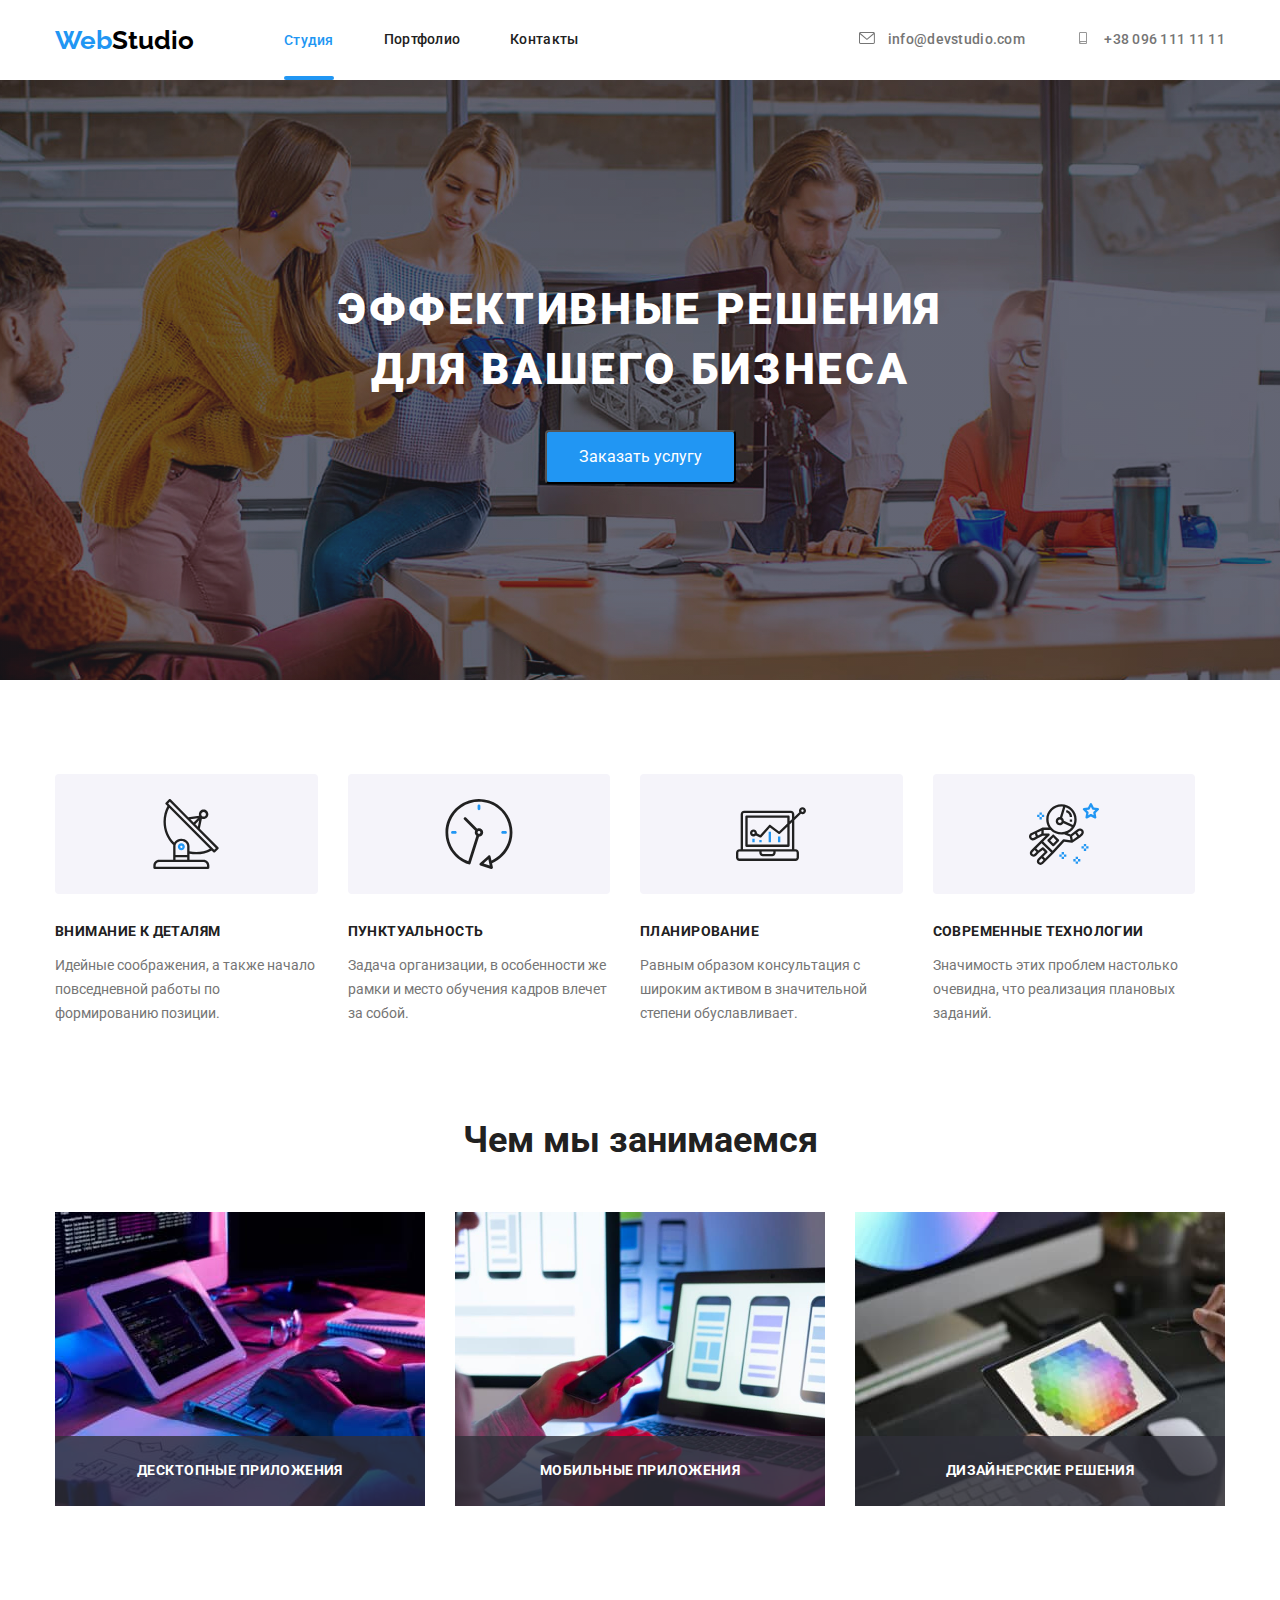
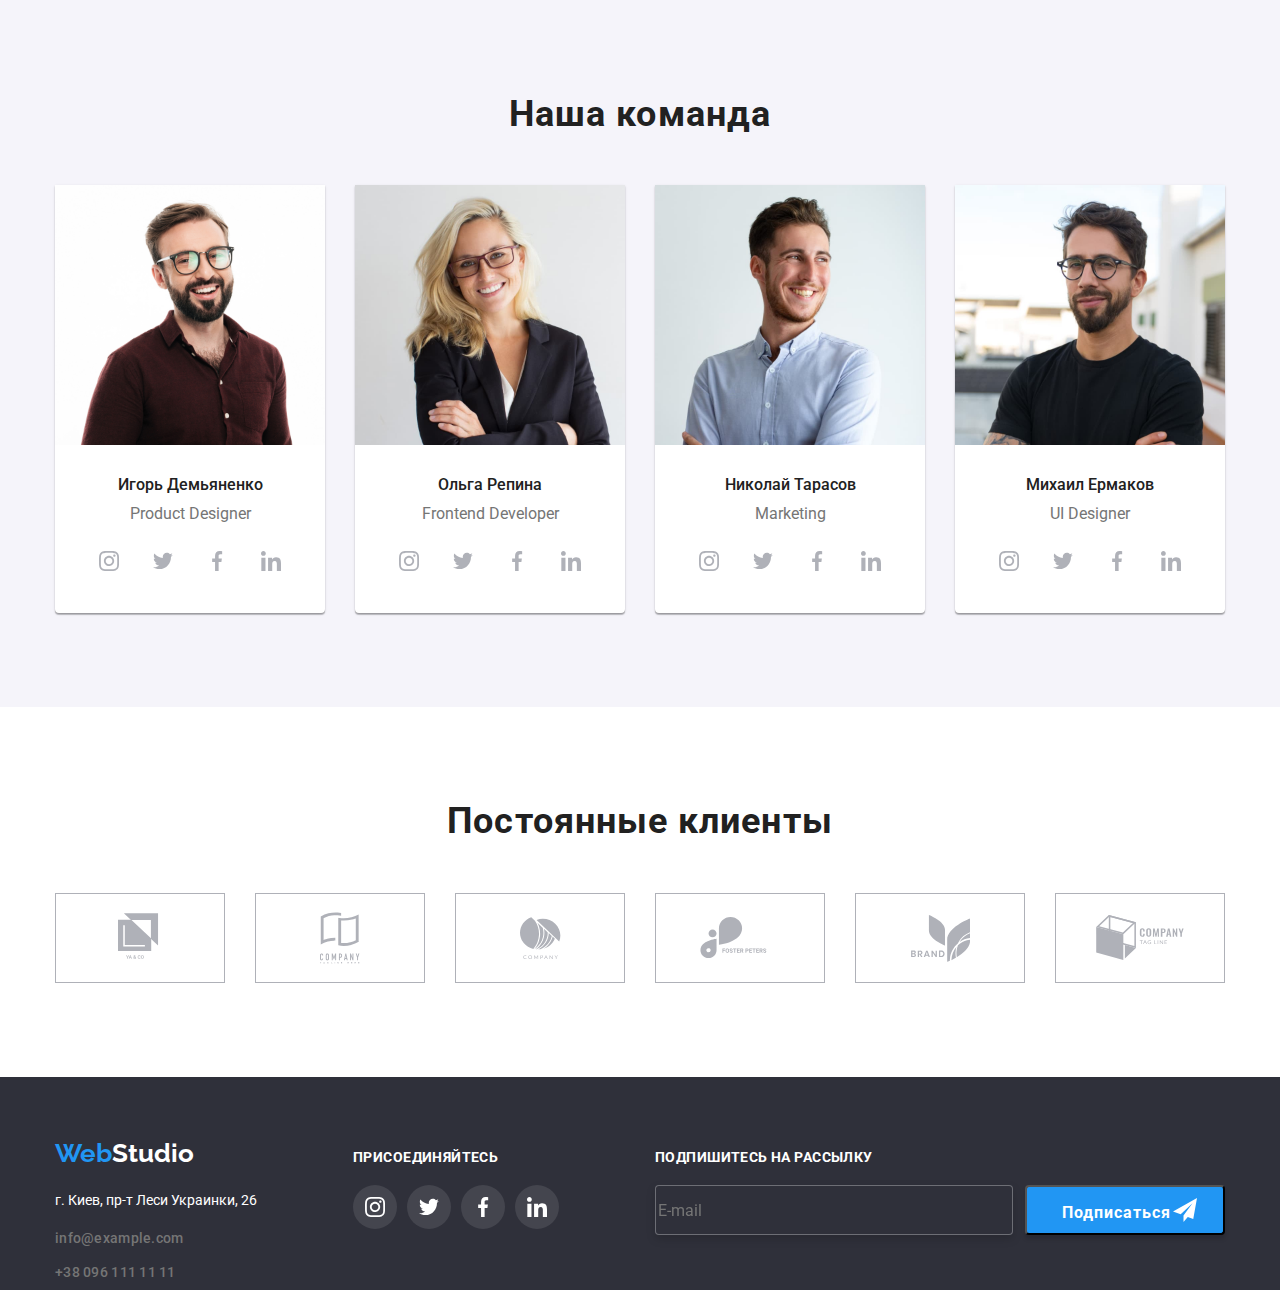
<file: index.html>
<!DOCTYPE html>
<html lang="ru">
<head>
    <meta charset="UTF-8">
    <meta name="viewport" content="width=device-width, initial-scale=1.0">
    <title>Студия</title> 
    <link rel="stylesheet" href="https://cdnjs.cloudflare.com/ajax/libs/modern-normalize/1.0.0/modern-normalize.min.css"/>
    <link rel="preconnect" href="https://fonts.gstatic.com">
    <link href="https://fonts.googleapis.com/css2?family=Raleway:wght@700&family=Roboto:wght@400;500;700;900&display=swap"
        rel="stylesheet">
  
    <link rel="stylesheet" href="./css/main.min.css">
   </head>
<body>
    
    <header class="page-header" >
        <div class="container">
    <nav>
        <div class="page-header__nav">
            <a class="logo" href="WebStudio"> <span class="logo__text logo__text--blue">Web</span><span class="logo__text logo__text--black" >Studio</span> </a>
        

       <ul class="site-nav" > 
            <li class="site-nav__item" >
                <a class="site-nav__link--current" href="./index.htmls">Студия</a>
            </li>
            <li class="site-nav__item" >
                <a class="site-nav__link" href="./portfolio.html">Портфолио</a>
            </li>
            <li class="site-nav__item" >
                <a class="site-nav__link" href="./contact.html">Контакты</a>
            </li>
      </ul>
    
      
       <ul  class="nav-field">
            
            <li class="nav-field__item" > 
             

                <a  
                  class="nav-field__link"  href="mailto:info@devstudio.com" > <svg  class="nav-field__icon" width="16" height="12"  >
                  <use href="./images/symbol-defs.svg#icon-envelope-white" ></use>
                  </svg>
                  info@devstudio.com</a>
            </li>
            <li class="nav-field__item" >
                <a class="nav-field__link" href="tel:+380961111111"> <svg  class="nav-field__icon" width="10px" height="16px" >
                    <use href="./images/symbol-defs.svg#icon-smartphone"  ></use>
                </svg>
                +38 096 111 11 11</a>
            </li>
            
       </ul> 
    
    </div>
    </nav>
</div>

    </header> 



    <main> 
        
      <section class="hero" > 
         <div class="hero__overlay">
        
               <h1 class="hero__title" >Эффективные решения <br> для вашего бизнеса</h1>
          
        <button data-modal-open class="hero__button ">Заказать услугу </button>
    
    </div> 
      </section>
     
      
      <section class="benefit">
          <div class="container">
          <h2 class="visually-hidden"> Наши преимущества</h2>
          
          <ul class="benefit-field" >
              <li class="benefit-field__item" >
                <div class="benefit-box">
                    <svg class="benefit-box__icon"  width="70px" height="70px">
                        <use href="./images/symbol-defs.svg#icon-antenna"></use>
                    </svg>
                  </div>  
                
                  
                 <div class="frame" >
                   <h3 class="frame__title">Внимание к деталям</h3>
                   <p class="frame__text" >Идейные соображения, а также начало повседневной работы по формированию позиции.</p>
                 </div>
              </li>
              <li class="benefit-field__item" >
                   <div class="benefit-box">
                <svg class="benefit-box__icon"  width="70px" height="70px">
                    <use href="./images/symbol-defs.svg#icon-clock"></use>
                </svg>
              </div>
                  <div class="frame" > 
                    <h3 class="frame__title">Пунктуальность</h3>
                    <p class="frame__text" >Задача организации, в особенности же рамки и место обучения кадров влечет за собой.</p>
                  </div> 
              </li>
              <li class="benefit-field__item" >
                  <div class="benefit-box">
                <svg class="benefit-box__icon"  width="70px" height="70px">
                    <use href="./images/symbol-defs.svg#icon-diagram"></use>
                </svg>
              </div>
                  <div class="frame" >
                    <h3 class="frame__title">Планирование</h3>
                    <p class="frame__text" >Равным образом консультация с широким активом в значительной степени обуславливает.</p>
                  </div> 
              </li>
              <li class="benefit-field__item" >
                  <div class="benefit-box">
                <svg class="benefit-box__icon"  width="70px" height="70px">
                    <use href="./images/symbol-defs.svg#icon-astronaut"></use>
                </svg>
              </div>
                  <div class="frame" >
                     <h3 class="frame__title" >Современные технологии</h3>
                     <p class="frame__text" >Значимость этих проблем настолько очевидна, что реализация плановых заданий.</p>
                 </div>
              </li>
          </ul>
        </div>
      </section>
      
      <section class="work">
          <div class="container">
          <h2 class="work__title" >Чем мы занимаемся</h2>
          
          <ul class="work-thumb" > 
              <li class="work-thumb__item" >
                  <img src="./images/hw-1.jpg" alt="рабочий стол">
                 
                  <p class="work-thumb__name">Десктопные приложения</p>
              </li>
              <li class="work-thumb__item" >
                  <img src="./images/hw2.jpg" width="370" alt="рабочий стол и телефон"> 
                  <p class="work-thumb__name">Мобильные приложения</p>
              </li>
              <li class="work-thumb__item" >
                  <img src="./images/hw3.jpg" alt="рабочий стол и дизайн">
                  <p class="work-thumb__name">Дизайнерские решения</p>
              </li>
            </ul>
        </div>
        </section>
   
  
        <section class="team" >  
            
          <div class="container">
        
           <h2 class="team__title" >Наша команда</h2> 
           
           <ul class="team-card" >
               
               <li class="team-card__item " >
                   <img src="./images/hw4.jpg" width="370" alt="мужчина">
                   <h3 class="team-card__name" >Игорь Демьяненко</h3>
                   <p class="team-card__profession" >Product Designer</p>
                     <ul class="sociall-box">
                         <li class="sociall-box__item">
                             <a class="sociall-box__link" href=""> 
                             <svg class="sociall-box__icon" width="20px" height="20px" > <use href="./images/symbol-defs.svg#icon-instagram" >

                         </use>
                         </svg>
                        </a>
                    
                    </li>
                
                     <li class="sociall-box__item" >
                        <a class="sociall-box__link" href=""> 
                            <svg class="sociall-box__icon" width="20px" height="20px" > 
                                <use href="./images/symbol-defs.svg#icon-twitter" ></use>

                        </svg>

                        </a>
                    </li>
                    <li class="sociall-box__item"  >
                    
                        <a class="sociall-box__link" href="">
                            <svg class="sociall-box__icon" width="20px"  height="20px">
                                  <use href="./images/symbol-defs.svg#icon-facebook" ></use>
                            </svg>
                        </a>
                    </li>
                    
                <li class="sociall-box__item" >
                        <a class="sociall-box__link"  href=""> 
                            <svg class="sociall-box__icon" width="20px" height="20px">
                                <use href="./images/symbol-defs.svg#icon-linkedin"></use>
                            </svg>
                        </a>
                    </li>
                    </ul>
                </li>
                <li class="team-card__item"  >
                   <img src="./images/hw5).jpg" width="370" alt="девушка">
                   <h3 class="team-card__name">Ольга Репина</h3>
                   <p class="team-card__profession" >Frontend Developer</p> 
                   <ul class="sociall-box">
                    <li class="sociall-box__item"><a class="sociall-box__link" href=""> 
                        <svg class="sociall-box__icon" width="20px" height="20px" > <use href="./images/symbol-defs.svg#icon-instagram" >

                    </use>
                    </svg>
                   </a>
               
               </li>
           
                <li class="sociall-box__item" >
                   <a class="sociall-box__link" href=""> 
                       <svg class="sociall-box__icon" width="20px" height="20px" > 
                           <use href="./images/symbol-defs.svg#icon-twitter" ></use>

                   </svg>

                   </a>
               </li>
               <li class="sociall-box__item"  >
               
                   <a class="sociall-box__link" href="">
                       <svg class="sociall-box__icon" width="20px"  height="20px">
                             <use href="./images/symbol-defs.svg#icon-facebook" ></use>
                       </svg>
                   </a>
               </li>
               
           <li class="sociall-box__item" >
                   <a class="sociall-box__link"  href=""> 
                       <svg class="sociall-box__icon" width="20px" height="20px">
                           <use href="./images/symbol-defs.svg#icon-linkedin"></use>
                       </svg>
                   </a>
               </li>
               </ul>
                </li>
                <li class="team-card__item"   >
                   <img src="./images/hw6.jpg" width="370" alt="мужчина">
                   <h3 class="team-card__name" >Николай Тарасов</h3>
                   <p class="team-card__profession" >Marketing</p> 
                   <ul class="sociall-box">
                    <li class="sociall-box__item">
                        <a class="sociall-box__link" href=""> 
                        <svg class="sociall-box__icon" width="20px" height="20px" > <use href="./images/symbol-defs.svg#icon-instagram" >

                    </use>
                    </svg>
                   </a>
               
               </li>
           
                <li class="sociall-box__item" >
                   <a class="sociall-box__link" href=""> 
                       <svg class="sociall-box__icon" width="20px" height="20px" > 
                           <use href="./images/symbol-defs.svg#icon-twitter" ></use>

                   </svg>

                   </a>
               </li>
               <li class="sociall-box__item"  >
               
                   <a class="sociall-box__link" href="">
                       <svg class="sociall-box__icon" width="20px"  height="20px">
                             <use href="./images/symbol-defs.svg#icon-facebook" ></use>
                       </svg>
                   </a>
               </li>
               
           <li class="sociall-box__item" >
                   <a class="sociall-box__link"  href=""> 
                       <svg class="sociall-box__icon" width="20px" height="20px">
                           <use href="./images/symbol-defs.svg#icon-linkedin"></use>
                       </svg>
                   </a>
               </li>
               </ul>
                </li>
                <li class="team-card__item"  >
                   <img src="./images/hw7.jpg" width="370" alt="мужчина">
                   <h3 class="team-card__name" >Михаил Ермаков</h3>
                   <p class="team-card__profession" >UI Designer</p> 
                   <ul class="sociall-box">
                    <li class="sociall-box__item">
                        <a class="sociall-box__link" href=""> 
                        <svg class="sociall-box__icon" width="20px" height="20px" > <use href="./images/symbol-defs.svg#icon-instagram" >

                    </use>
                    </svg>
                   </a>
               
               </li>
           
                <li class="sociall-box__item" >
                   <a class="sociall-box__link" href=""> 
                       <svg class="sociall-box__icon" width="20px" height="20px" > 
                           <use href="./images/symbol-defs.svg#icon-twitter" ></use>

                   </svg>

                   </a>
               </li>
               <li class="sociall-box__item"  >
               
                   <a class="sociall-box__link" href="">
                       <svg class="sociall-box__icon" width="20px"  height="20px">
                             <use href="./images/symbol-defs.svg#icon-facebook" ></use>
                       </svg>
                   </a>
               </li>
               
           <li class="sociall-box__item" >
                   <a class="sociall-box__link"  href=""> 
                       <svg class="sociall-box__icon" width="20px" height="20px">
                           <use href="./images/symbol-defs.svg#icon-linkedin"></use>
                       </svg>
                   </a>
               </li>
               </ul>
                </li>
            
           </ul>
        </div>
        
        </section> 
        <section class="clients" >
            <div class="container">
            <h2 class="clients__title"  >Постоянные клиенты</h2> 
            <ul class="clients__box" >
                <li class="clients__item" >
                   <a class="clients__link" href=""> 
                       <svg class="clients__logo" width="44.27" height="49.23" >
                          <use href="./images/symbol-defs.svg#icon-logo-2"></use>
                       </svg>
                     </a> 
                </li> 
                <li class="clients__item" >
                    <a class="clients__link" href=""> 
                        <svg class="clients__logo" width="40" height="52" >
                           <use href="./images/symbol-defs.svg#icon-logo-1"></use>
                        </svg>
                      </a> 
                 </li> 
                 <li class="clients__item" >
                    <a class="clients__link" href=""> 
                        <svg class="clients__logo" width="41" height="42.6" >
                           <use href="./images/symbol-defs.svg#icon-logo-3"></use>
                        </svg>
                      </a> 
                 </li> 
                 <li class="clients__item" >
                    <a class="clients__link" href=""> 
                        <svg class="clients__logo" width="79.66" height="42.02" >
                           <use href="./images/symbol-defs.svg#icon-logo-4"></use>
                        </svg>
                      </a> 
                 </li> <li class="clients__item" >
                    <a class="clients__link" href=""> 
                        <svg class="clients__logo" width="59" height="47" >
                           <use href="./images/symbol-defs.svg#icon-logo-5"></use>
                        </svg>
                      </a> 
                 </li>
                  <li class="clients__item" >
                    <a class="clients__link" href=""> 
                        <svg class="clients__logo" width="88.48" height="45.44" >
                           <use href="./images/symbol-defs.svg#icon-logo-6"></use>
                        </svg>
                      </a> 
                 </li>
            </ul>
        </div>
        </section>
    
    </main> 
   
<footer class="footer" > 
     <div  class="container" >
     <div class="footer-wrap footer__footer-wrap" >
    <div class="footer__nav"> 
    <a class="logo logo--padding" href="WebStudio"> <span class="logo__text logo__text--blue" >Web</span><span class="logo__text logo__text--white" >Studio</span> </a> 
  
    <address class="address-field" >
     <p class="adress-field__link" > <span class="adress-field__map" >г. Киев, пр-т Леси Украинки, 26</span> </p>
      <ul class="nav-field address-field__nav-field address-field__nav-field--flex" >
         <li >
           <a class="nav-field__link nav-field__link--littlepadding" href="mailto:info@example.com">info@example.com</a>
         </li> 
         <li>
            <a class="nav-field__link nav-field__link--littlepadding" href="tel:+380961111111">+38 096 111 11 11</a></li>
       </ul> 
       
    </address>
</div>

 <div  class="sociall">

   <h3 class="sociall__title" > ПРИСОЕДИНЯЙТЕСЬ</h3> 
        <ul class="sociall__group" >
            <li class="sociall__item" >
                <a class="sociall__link"  href=""><svg class="sociall__icon" width="20px" height="20px" >
                   <use href="./images/symbol-defs.svg#icon-instagram" ></use>

                </svg></a>
            
            </li> 
            <li class="sociall__item" >
                <a class="sociall__link"  href=""><svg class="sociall__icon" width="20px" height="20px" >
                   <use href="./images/symbol-defs.svg#icon-twitter" ></use>

                </svg></a>
            
            </li>
             <li class="sociall__item" >
                <a class="sociall__link"  href=""><svg class="sociall__icon" width="20px" height="20px" >
                   <use href="./images/symbol-defs.svg#icon-facebook" ></use>

                </svg></a>
            
            </li> 
            <li class="sociall__item" >
                <a class="sociall__link"  href=""><svg class="sociall__icon" width="20px" height="20px" >
                   <use href="./images/symbol-defs.svg#icon-linkedin" ></use>

                </svg></a>
            
            </li>
        </ul>

</div>
 
<div class="sign-group" >
<label for="sign"class="sign-group__title"> Подпишитесь на рассылку</label> 
<div class="sign-group__item" >
<input class="sign-group__field" type="email" name="mail" id="sign" placeholder="E-mail">
<div class="sign-group__button">
<button class="sign-group__btn" type="submit" > <span class="sign-group__text">Подписаться</span> </button>

<svg class="sign-group__icon" width="24" height="24">
    <use  href="./images/symbol-defs.svg#icon-icon-send"></use>
</svg>
</div>
</div>
</div>
</div>
</div>
</footer>
<div data-modal class="backdrop is-hidden"> 
<div class="modal">
    <button data-modal-close class="modal__btn">
        <svg class="modal__icon" width="11px" height="11px">
            <use href="./images/symbol-defs.svg#icon-close"></use>
        </svg>
    </button>
    
        <h3 class="modal__title">Оставьте свои данные, мы вам перезвоним</h3>
  <form  class="form">
      <div class="form__wrap">
<label class="form__label" for="name">Имя</label>
<div class="form__box"  >
<input class="form__input" type="text" name="name" id="name">
<svg class="form__icon" width="15" height="15"> <use  href="./images/symbol-defs.svg#icon-name"></use> </svg>
</div>
</div>     
<div class="form__wrap">
    <label class="form__label"  for="tel">Телефон</label> 
    <div class="form__box"  >
    <input class="form__input" type="tel" name="tel" id="tel"   >
    <svg class="form__icon" width="15" height="15"> <use  href="./images/symbol-defs.svg#icon-phone"></use> </svg>
</div>
    </div>     
    <div class="form__wrap">
        <label class="form__label"  for="mail">Почта</label>
        <div class="form__box"  >
        <input  class="form__input" type="email" name="email" id="mail">
        <svg class="form__icon" width="15" height="15" > <use  href="./images/symbol-defs.svg#icon-envelope-black"></use> </svg>
    </div>
        </div>
        <div class="form-area">
            <label class="form-area__label" for="comment" > Коментарий</label>
        <textarea class="form-area__text" name="comment" id="comment" placeholder="Введите текст" ></textarea></div>
        <div class="form-checkbox" > 
            <label  class="form-checkbox__label"> 
               
            <input class="form-checkbox__agree" type="checkbox" name="agree" value="agree" > 
            <svg class="form-checkbox__icon" width="16px"  height="15px">
                <use href="./images/symbol-defs.svg#icon-icon-checked" ></use>
            </svg>
            <p class="form-checkbox__text" >Соглашаюсь с рассылкой и принимаю <span>  <a href=" #"> Условия договора</a></span></p>
        </label>
            </div>
            <button class="form-checkbox__btn" type="submit">Отправить</button>
  </form>

</div>
</div>
    <script src="./js/modal.js"></script>

</body>
</html>
</file>
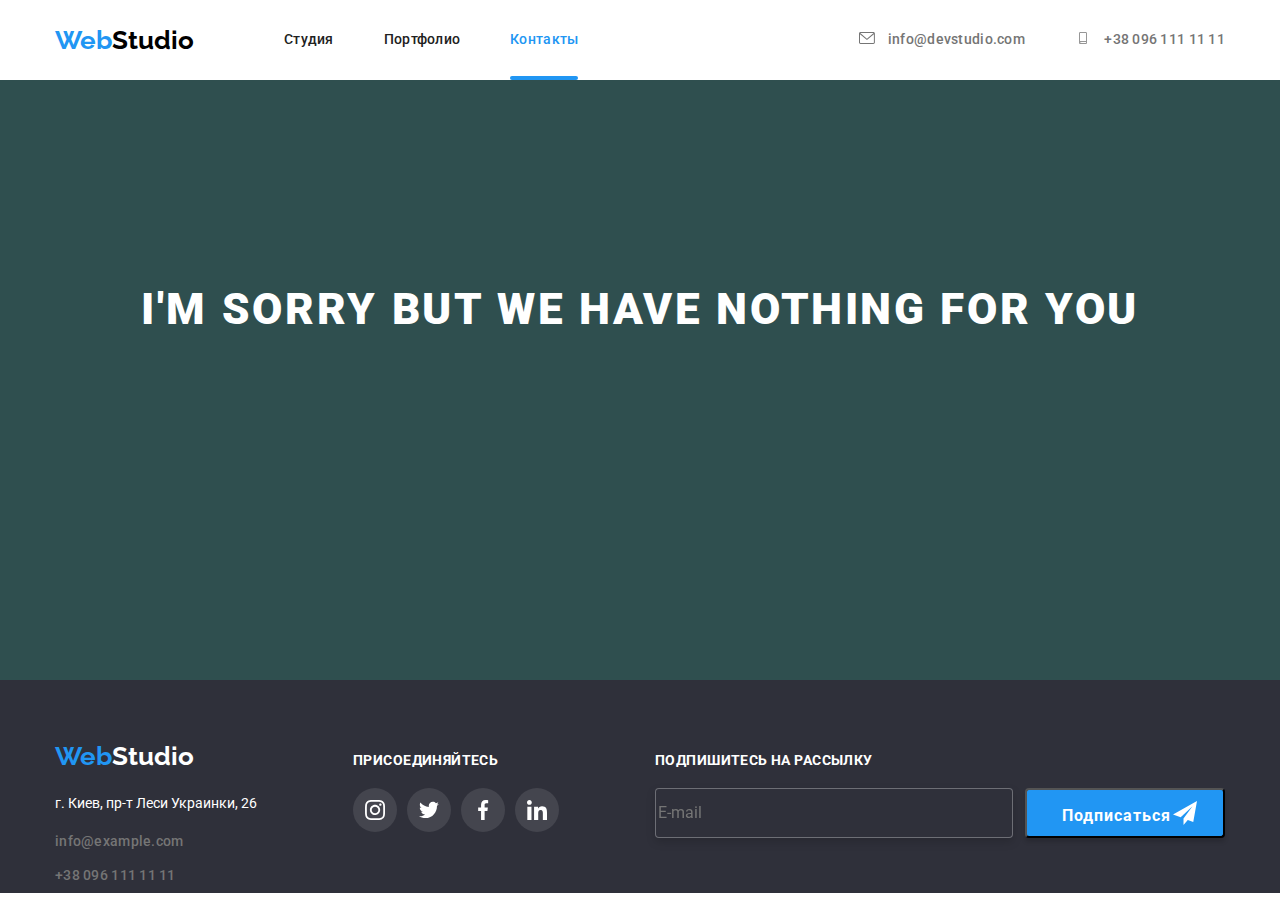
<file: contact.html>
<!DOCTYPE html>
<html lang="en">
<head>
    <meta charset="UTF-8">
    <meta http-equiv="X-UA-Compatible" content="IE=edge">
    <meta name="viewport" content="width=device-width, initial-scale=1.0">
    <title>Контакты</title>
    <link rel="preconnect" href="https://fonts.gstatic.com">
    <link href="https://fonts.googleapis.com/css2?family=Raleway:wght@700&family=Roboto:wght@400;500;700;900&display=swap"
        rel="stylesheet">
        <link rel="stylesheet" href="https://cdnjs.cloudflare.com/ajax/libs/modern-normalize/1.0.0/modern-normalize.min.css"/> 
  
    <link rel="stylesheet" href="./css/main.min.css">
     
</head>
<body>
    
        <header class="page-header" >
            <div class="container">
        <nav>
            <div class="page-header__nav">
                <a class="logo" href="WebStudio"> <span class="logo__text logo__text--blue">Web</span><span class="logo__text logo__text--black" >Studio</span> </a>
            
    
           <ul class="site-nav" > 
                <li class="site-nav__item" >
                    <a class="site-nav__link" href="./index.html">Студия</a>
                </li>
                <li class="site-nav__item" >
                    <a class="site-nav__link" href="./portfolio.html">Портфолио</a>
                </li>
                <li class="site-nav__item" >
                    <a class="site-nav__link site-nav__link--current" href="./contact.html">Контакты</a>
                </li>
          </ul>
        
          
           <ul  class="nav-field">
                
                <li class="nav-field__item" > 
                 
    
                    <a  
                      class="nav-field__link"  href="mailto:info@devstudio.com" > <svg  class="nav-field__icon" width="16px" height="12px">
                      <use href="./images/symbol-defs.svg#icon-envelope-white" ></use>    
                      </svg>
                      info@devstudio.com</a>
                </li>
                <li class="nav-field__item" >
                    <a class="nav-field__link" href="tel:+380961111111"> <svg  class="nav-field__icon"  width="10px" height="16px">
                        <use href="./images/symbol-defs.svg#icon-smartphone"></use>
                    </svg>
                    +38 096 111 11 11</a>
                </li>
                
           </ul> 
        </nav>
    </div>

        </header>
        <section class="contact-hero" >
            <h1 class=" contact-hero-title" >I'm sorry but we have nothing for you </h1>
        </section>
        
        <footer class="footer" > 
            <div  class="container" >
           <div class="footer-wrap footer__footer-wrap"> 
              
               <div class="footer__nav" >
           <a class="logo logo--padding" href="WebStudio"> <span class="logo__text logo__text--blue" >Web</span><span class="logo__text logo__text--white" >Studio</span> </a>
       
       <div class="adress-link" >  
           <address class="address-field" >
            
               
                  <p class="adress-field__link" > <span class="adress-field__map" >г. Киев, пр-т Леси Украинки, 26</span> </p>
             <ul class="nav-field address-field__nav-field address-field__nav-field--flex" >
                <li >
                  <a class="nav-field__link nav-field__link--littlepadding" href="mailto:info@example.com">info@example.com</a>
                </li> 
                <li>
                   <a class="nav-field__link nav-field__link--littlepadding" href="tel:+380961111111">+38 096 111 11 11</a></li>
              </ul> 
              
           </address>
        </div> 
          
       </div> 
       
       <div class="sociall" >
          <h3 class="sociall__title" > ПРИСОЕДИНЯЙТЕСЬ</h3> 
               <ul class="sociall__group" >
                   <li class="sociall__item" >
                       <a class="sociall__link"  href=""><svg class="sociall__icon" width="20px" height="20px" >
                          <use href="./images/symbol-defs.svg#icon-instagram" ></use>
       
                       </svg></a>
                   
                   </li> 
                   <li class="sociall__item" >
                       <a class="sociall__link"  href=""><svg class="sociall__icon" width="20px" height="20px" >
                          <use href="./images/symbol-defs.svg#icon-twitter" ></use>
       
                       </svg></a>
                   
                   </li>
                    <li class="sociall__item" >
                       <a class="sociall__link"  href=""><svg class="sociall__icon" width="20px" height="20px" >
                          <use href="./images/symbol-defs.svg#icon-facebook" ></use>
       
                       </svg></a>
                   
                   </li> 
                   <li class="sociall__item" >
                       <a class="sociall__link"  href=""><svg class="sociall__icon" width="20px" height="20px" >
                          <use href="./images/symbol-defs.svg#icon-linkedin" ></use>
       
                       </svg></a>
                   
                   </li>
               </ul>
       </div>
       <div class="sign-group" >
        <label for="sign"class="sign-group__title"> Подпишитесь на рассылку</label> 
        <div class="sign-group__item" >
        <input class="sign-group__field" type="email" name="mail" id="sign" placeholder="E-mail">
        <div class="sign-group__button">
        <button class="sign-group__btn" type="submit" > <span class="sign-group__text">Подписаться</span> </button>
        
        <svg class="sign-group__icon" width="24" height="24">
            <use  href="./images/symbol-defs.svg#icon-icon-send"></use>
        </svg></div></div>
        </div>
       </div>
       </div>
       
       </footer>
</body>
</html>
</file>
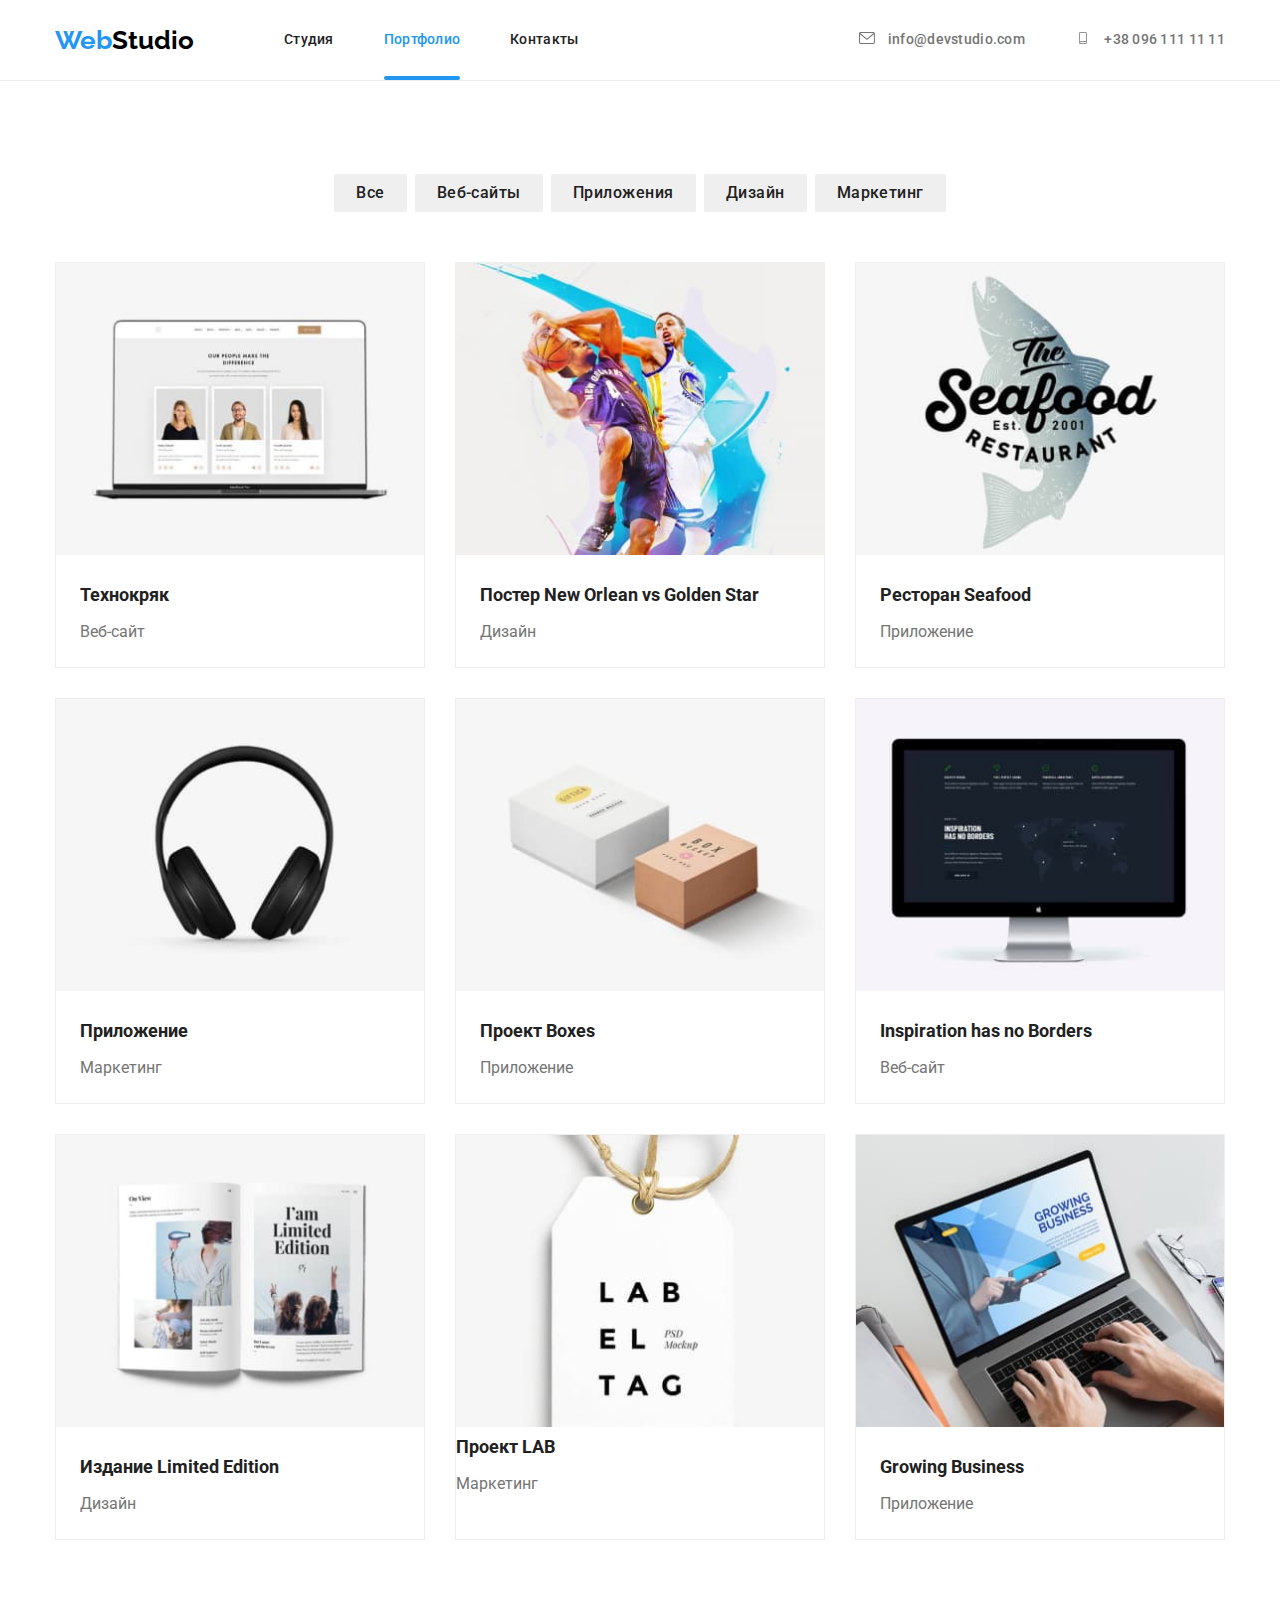
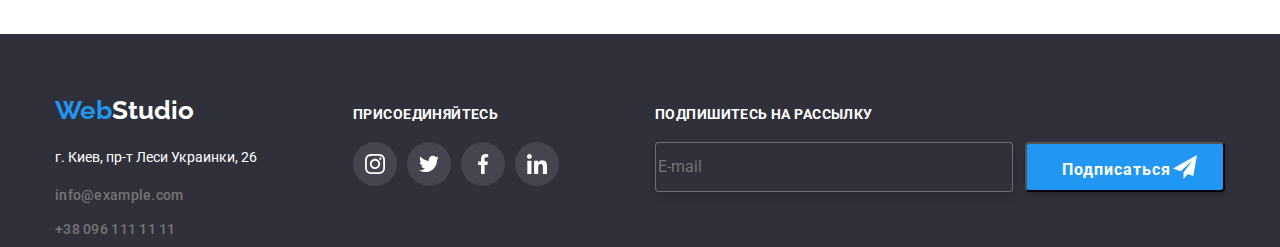
<file: portfolio.html>
<!DOCTYPE html>
<html lang="ru">
<head>
    <meta charset="UTF-8">
    <meta name="viewport" content="width=device-width, initial-scale=1.0">
    <title>Портфолио</title> 
    
    <link rel="preconnect" href="https://fonts.gstatic.com">
    <link href="https://fonts.googleapis.com/css2?family=Raleway:wght@700&family=Roboto:wght@400;500;700;900&display=swap"
        rel="stylesheet">
        <link rel="stylesheet" href="https://cdnjs.cloudflare.com/ajax/libs/modern-normalize/1.0.0/modern-normalize.min.css"/> 
  
        <link rel="stylesheet" href="./css/main.min.css">
</head>
<body>
     
        <header class="page-header page-header--line"> 
            <div class="container">
           <div class="header-line-bottom" >
            <nav class="item" > 
                <div class="page-header__nav" >
        
                <a class="logo" href="WebStudio"> <span class="logo__text logo__text--blue">Web</span><span class="logo__text logo__text--black">Studio</span>
                </a>
        
                <ul class="site-nav">
                    <li class="site-nav__item"  >
                        <a class="site-nav__link" href="./index.html">Студия</a>
                    </li> 
                    <li class="site-nav__item" >
                        <a class="site-nav__link site-nav__link--current" href="./portfolio.html">Портфолио</a>
                    </li>
                    <li class="site-nav__item">
                        <a class="site-nav__link" href="./contact.html ">Контакты</a>
                    </li>
                </ul>
                <ul  class="nav-field" >
                
                    <li class="nav-field__item" >
                        <a class="nav-field__link" href="mailto:info@devstudio.com"><svg  class="nav-field__icon"  width="16" height="12">
                            <use href="./images/symbol-defs.svg#icon-envelope-white"></use>    
                            </svg> info@devstudio.com</a>
                    </li>
                    <li class="nav-field__item" >
                        <a class="nav-field__link" href="tel:+380961111111"> <svg  class="nav-field__icon" width="10" height="16">
                            <use href="./images/symbol-defs.svg#icon-smartphone"></use>
                        </svg> +38 096 111 11 11</a>
                    </li>
                
                </ul>
            </div>
                </nav>
            </div>
            </div>
        </header> 
   
    <main> 
        <div class="container" >
        <section class="design-work" >
            <ul class="main-button" >
                <li class="main-button__item" >
                    <button class="main-button__link"  >Все</button>
                </li>
                <li class="main-button__item" >
                    <button class="main-button__link" >Веб-сайты</button>
                </li> 
                <li class="main-button__item" >
                    <button class="main-button__link" >Приложения</button>
                </li>
                <li class="main-button__item"  >
                    <button class="main-button__link" >Дизайн</button>
                </li>
                <li class="main-button__item" >
                    <button class="main-button__link" >Маркетинг</button>
                </li>
            </ul>
        
        
            <ul class="progects" >
                <li class="progects__item" > 
                    
                    
                    <div class="progects__field" >
                         <div  class="progects__card">
                        <img class="progects__image" src="./images/img-1.jpg" alt="открытый ноутбук"> 
                        <div class="progects__overlay" > 
                            <p class="progects__text">Технокряк это современная площадка распространения коронавируса. Компании используют эту платформу для цифрового шпионажа и атак на защищённые сервера конкурентов.</p>
                        </div>
                    </div>
                        <div class="product" >
                        <h3 class=" product__title" >Технокряк</h3> 
                        <p class="product__text" >Веб-сайт</p>
                        
                    </div>
                </div>
                
            
                
                </li> 
                <li class="progects__item" > 
                    <div class="progects__field"> 
                        <div  class="progects__card">
                        <img class="progects__image" src="./images/img-2.jpg" alt="Постер два баскетболиста">
                         <div class="progects__overlay" > 
                            <p class="progects__text">Технокряк это современная площадка распространения коронавируса. Компании используют эту платформу для цифрового шпионажа и атак на защищённые сервера конкурентов.</p>
                        </div>
                     </div>
                        <div class="product">
                        <h3 class=" product__title" >Постер New Orlean vs Golden Star</h3> 
                        <p class="product__text" >Дизайн</p> 
                    </div>
                    
                    </div> 
                </li> 
                <li class="progects__item" >
                    <div class="progects__field">
                        <div  class="progects__card">
                        <img class="progects__image"  src="./images/img-3.jpg" alt="Постер рыбного ресторана">
                         <div class="progects__overlay" > 
                            <p class="progects__text">Технокряк это современная площадка распространения коронавируса. Компании используют эту платформу для цифрового шпионажа и атак на защищённые сервера конкурентов.</p>
                        </div>
                    </div>
                        <div class="product">
                        <h3 class="product__title" >Ресторан Seafood</h3>
                        <p class="product__text" >Приложение</p>
                    </div>
                    </div>
                    
                </li>
                <li class="progects__item" >
                    <div class="progects__field" >
                         <div  class="progects__card">
                        <img class="progects__image"  src="./images/img-4.jpg" alt="Наушники">
                         <div class="progects__overlay" > 
                            <p class="progects__text">Технокряк это современная площадка распространения коронавируса. Компании используют эту платформу для цифрового шпионажа и атак на защищённые сервера конкурентов.</p>
                        </div>
                    </div>
                        <div class="product">
                        <h3 class="product__title" >Приложение</h3>
                        <p class="product__text" >Маркетинг</p>
                    </div>
                    </div>
                </li>
                <li class="progects__item" >
                    <div class="progects__field">
                        <div  class="progects__card">
                        <img class="progects__image"  src="./images/img-5.jpg" alt="Две коробки"> 
                        <div class="progects__overlay" > 
                            <p class="progects__text">Технокряк это современная площадка распространения коронавируса. Компании используют эту платформу для цифрового шпионажа и атак на защищённые сервера конкурентов.</p>
                        </div>
                    </div>
                        <div class="product">
                        <h3 class="product__title" >Проект Boxes</h3> 
                        <p class="product__text" >Приложение</p>
                    </div>
                    </div>
                </li> 
                <li class="progects__item ">
                    <div class="progects__field">
                        <div  class="progects__card">
                        <img class="progects__image"  src="./images/img-6.jpg" alt="Монитор с открытой страницей сайта">
                          <div class="progects__overlay" > 
                            <p class="progects__text">Технокряк это современная площадка распространения коронавируса. Компании используют эту платформу для цифрового шпионажа и атак на защищённые сервера конкурентов.</p>
                        </div>
                    </div>
                        <div class="product">
                        <h3 class="product__title" >Inspiration has no Borders</h3>
                        <p class="product__text" >Веб-сайт</p>
                    </div>
                    </div>
                </li>
                <li class="progects__item" >
                    <div class="progects__field">
                        <div  class="progects__card">
                        <img class="progects__image" src="./images/img-7.jpg" alt="Открытый журнал"> 
                        <div class="progects__overlay" > 
                            <p class="progects__text">Технокряк это современная площадка распространения коронавируса. Компании используют эту платформу для цифрового шпионажа и атак на защищённые сервера конкурентов.</p>
                        </div>
                    </div>
                        <div class="product">
                        <h3 class="product__title" >Издание Limited Edition</h3>
                        <p class="product__text" >Дизайн</p>
                    </div>
                    </div>
                </li>
                <li class="progects__item" >
                    <div class="progects__field">
                         <div  class="progects__card">
                        <img class="progects__image" src="./images/img-8.jpg" alt="Бирка с логотипом"> 
                        <div class="progects__overlay" > 
                            <p class="progects__text">Технокряк это современная площадка распространения коронавируса. Компании используют эту платформу для цифрового шпионажа и атак на защищённые сервера конкурентов.</p>
                        </div>
                    </div>
                        <div class="our-product">
                        <h3 class="product__title" >Проект LAB</h3> 
                        <p class="product__text" >Маркетинг</p>
                    </div>
                    </div>
                </li>
                <li class="progects__item"  >
                    <div class="progects__field">
                        <div  class="progects__card">
                        <img class="progects__image" src="./images/img-9.jpg" alt="Рабочий стол и человек работает за ноутбуком"> 
                        <div class="progects__overlay" > 
                            <p class="progects__text">Технокряк это современная площадка распространения коронавируса. Компании используют эту платформу для цифрового шпионажа и атак на защищённые сервера конкурентов.</p>
                        </div>
                    </div>
                        <div class="product">
                        <h3 class="product__title" >Growing Business</h3>
                        <p class="product__text" >Приложение</p>
                    </div>
                    </div>
                </li>
            </ul>
        </section>
    </div>
    </main> 
    <footer class="footer"> 
        <div class="container" > 
            <div class="footer-wrap footer__footer-wrap"> 
        <div class="footer__nav">
            
        <a class="logo logo--padding" href="WebStudio"> <span class="logo__text logo__text--blue">Web</span>
            <span class="logo__text logo__text--white">Studio</span> </a>
            
        <address class="address-field">
        
        
            <p class="adress-field__link" > <span class="adress-field__map">г. Киев, пр-т Леси Украинки, 26</span> </p>
            <ul class="nav-field address-field__nav-field address-field__nav-field--flex" >
                <li>
                    <a class="nav-field__link nav-field__link--littlepadding" href="mailto:info@example.com">info@example.com</a>
                </li>
                <li>
                    <a class="nav-field__link nav-field__link--littlepadding" href="tel:+380961111111">+38 096 111 11 11</a>
                </li>
            </ul>
        
        </address> 

    </div> 
    <div class="sociall" >
        <h3 class="sociall__title" > ПРИСОЕДИНЯЙТЕСЬ</h3> 
             <ul class="sociall__group" >
                 <li class="sociall__item" >
                     <a class="sociall__link"  href=""><svg class="sociall__icon" width="20px" height="20px" >
                        <use href="./images/symbol-defs.svg#icon-instagram" ></use>
     
                     </svg></a>
                 
                 </li> 
                 <li class="sociall__item" >
                     <a class="sociall__link"  href=""><svg class="sociall__icon" width="20px" height="20px" >
                        <use href="./images/symbol-defs.svg#icon-twitter" ></use>
     
                     </svg></a>
                 
                 </li>
                  <li class="sociall__item" >
                     <a class="sociall__link"  href=""><svg class="sociall__icon" width="20px" height="20px" >
                        <use href="./images/symbol-defs.svg#icon-facebook" ></use>
     
                     </svg></a>
                 
                 </li> 
                 <li class="sociall__item" >
                     <a class="sociall__link"  href=""><svg class="sociall__icon" width="20px" height="20px" >
                        <use href="./images/symbol-defs.svg#icon-linkedin" ></use>
     
                     </svg></a>
                 
                 </li>
             </ul>
     </div>

<div class="sign-group" >
    <label for="sign"class="sign-group__title"> Подпишитесь на рассылку</label> 
    <div class="sign-group__item" >
    <input class="sign-group__field" type="email" name="mail" id="sign" placeholder="E-mail">
    <div class="sign-group__button">
    <button class="sign-group__btn" type="submit" > <span class="sign-group__text">Подписаться</span> </button>
    
    <svg class="sign-group__icon" width="24" height="24">
        <use  href="./images/symbol-defs.svg#icon-icon-send"></use>
    </svg>
</div>
</div>
    </div>
</div>
    </div>
        </footer>

</body>
</html>
</file>
<file: css/main.min.css>
body{font-family:'Roboto', sans-serif;color:#757575;padding-top:80px}.container{width:1200px;padding-left:15px;padding-right:15px;margin-left:auto;margin-right:auto}textarea{outline:none}input{outline:none}link{outline:none}img{display:block;max-width:100%;height:auto}.visually-hidden{position:absolute;width:1px;height:1px;margin:-1px;border:0;padding:0;white-space:nowrap;-webkit-clip-path:inset(100%);clip-path:inset(100%);clip:rect(0 0 0 0);overflow:hidden}ul{list-style:none}a{text-decoration:none}*,*::before,*::after{-webkit-box-sizing:border-box;box-sizing:border-box}img{display:block;max-width:100%;height:auto}a:focus{outline:none}.button:focus{outline:none;border:none}.page-header{position:fixed;min-height:80px;width:100%;top:0;left:0;background-color:#fff;z-index:1}.page-header__nav{display:-webkit-box;display:-ms-flexbox;display:flex;-webkit-box-align:center;-ms-flex-align:center;align-items:center;-webkit-box-pack:justify;-ms-flex-pack:justify;justify-content:space-between;height:80px}.logo{display:-webkit-box;display:-ms-flexbox;display:flex;font-family:Raleway, sans-serif;font-style:normal;font-weight:bold;font-size:26px;line-height:1.19}.logo__text--blue{color:#2196f3}.logo__text--black{color:black}.site-nav{display:-webkit-box;display:-ms-flexbox;display:flex;-webkit-box-align:center;-ms-flex-align:center;align-items:center;margin-top:0px;margin-bottom:0px}.site-nav__item{margin-left:50px}.site-nav__link{display:block;padding-top:32px;padding-bottom:32px;color:#212121}.site-nav__link:hover,.site-nav__link:focus{color:#2196f3}.site-nav__link{-webkit-transition:color 250ms cubic-bezier(0.4, 0, 0.2, 1);transition:color 250ms cubic-bezier(0.4, 0, 0.2, 1)}.site-nav__link--current{position:relative;display:block;padding-top:32px;padding-bottom:32px;font-family:Roboto, sans-serif;font-style:normal;font-weight:500;font-size:14px;line-height:16px;letter-spacing:0.02em;color:#2196f3}.site-nav__link--current::after{content:'';position:absolute;width:100%;height:4px;left:0;bottom:0;border-radius:2px;background-color:#2196f3}.site-nav__link{display:block;font-family:Roboto, sans-serif;font-style:normal;font-weight:500;font-size:14px;line-height:1.14;letter-spacing:0.02em}.nav-field{display:-webkit-box;display:-ms-flexbox;display:flex;margin-left:auto;margin-top:0px;margin-bottom:0px;padding-left:0px;-webkit-transition:color 250ms cubic-bezier(0.4, 0, 0.2, 1);transition:color 250ms cubic-bezier(0.4, 0, 0.2, 1)}.nav-field__link{display:block;padding-top:32px;padding-bottom:32px;margin-top:0px;margin-bottom:0px;font-family:Roboto, sans-serif;font-style:normal;font-weight:500;font-size:14px;line-height:1.14;letter-spacing:0.02em;color:#757575}.nav-field__item:not(:first-child){margin-left:50px}.nav-field__link:hover,.nav-field__link:focus{color:#2196f3}.nav-field__icon{width:16px;height:12px;margin-right:10px;fill:#757575}.nav-field__icon{fill:currentColor}.hero-container{width:600px;margin-left:auto;margin-right:auto}.hero{background-color:#2f303a;min-height:600px}.hero{text-align:center}.hero__overlay{max-width:1600px;height:600px;margin-right:auto;background-image:-webkit-gradient(linear, left top, right top, from(rgba(47,48,58,0.4)), to(rgba(47,48,58,0.4))),url(../images/img5.jpg);background-image:linear-gradient(to right, rgba(47,48,58,0.4), rgba(47,48,58,0.4)),url(../images/img5.jpg);background-position:center;background-size:cover}.hero__title{padding-top:200px;margin-bottom:30px;margin-top:0px;color:#fff;font-family:Roboto, sans-serif;font-style:normal;font-weight:900;font-size:44px;line-height:1.36;letter-spacing:0.06em;text-transform:uppercase}.hero__button{display:inline-block;padding:16px 32px;border-radius:4px;margin-right:auto;margin-left:auto;background-color:#2196f3;color:#fff}.benefit{padding-top:94px}.benefit-field{display:-webkit-box;display:-ms-flexbox;display:flex;padding-left:0px;margin-top:0px;margin-bottom:0px}.benefit-field__item{width:270px;margin-right:30px}.benefit-field:last-child{margin-right:0px}.benefit-box{display:-webkit-box;display:-ms-flexbox;display:flex;-webkit-box-align:center;-ms-flex-align:center;align-items:center;-webkit-box-pack:center;-ms-flex-pack:center;justify-content:center;background-color:#f5f4fa;border-radius:4px;height:120px}.frame__text{margin-bottom:0px;font-family:Roboto, sans-serif;font-style:normal;font-weight:normal;font-size:14px;line-height:1.71}.frame__title{margin-top:30px;font-family:Roboto, sans-serif;font-style:normal;font-weight:700;font-size:14px;line-height:1.14;letter-spacing:0.03em;text-transform:uppercase;color:#212121}.work{padding-top:94px;padding-bottom:94px}.work__title{margin-bottom:50px;font-family:Roboto, sans-serif;text-align:center;margin-top:0px;font-style:normal;font-weight:bold;font-size:36px;line-height:1.16;color:#212121}.work-thumb__item{position:relative;display:-webkit-box;display:-ms-flexbox;display:flex;padding-left:0px;margin-top:0px;margin-bottom:0px}.work-thumb__item:not(:last-child){margin-right:30px}.work-thumb{display:-webkit-box;display:-ms-flexbox;display:flex;padding-left:0px;margin:0px}.work-thumb__name{position:absolute;bottom:0;left:0;right:0;height:70px;width:100%;display:-webkit-box;display:-ms-flexbox;display:flex;-webkit-box-align:center;-ms-flex-align:center;align-items:center;-webkit-box-pack:center;-ms-flex-pack:center;justify-content:center;margin-bottom:0;margin-top:0;font-family:Roboto, sans-serif;font-style:normal;font-weight:bold;font-size:14px;line-height:1.14;text-align:center;letter-spacing:0.03em;text-transform:uppercase;color:#ffffff;background-color:rgba(47,48,58,0.8)}.team{padding-top:94px;padding-bottom:94px;background-color:#f5f4fa}.team__title{text-align:center;margin-bottom:50px;margin-top:0px;font-family:Roboto, sans-serif;font-style:normal;font-weight:bold;font-size:36px;line-height:1.16;letter-spacing:0.03em;color:#212121}.team-card{display:-webkit-box;display:-ms-flexbox;display:flex;margin-left:0px;padding-left:0px;margin-top:0px;margin-bottom:0px}.team-card__item{margin-right:30px;background-color:#fff;-webkit-box-shadow:0px 1px 3px rgba(0,0,0,0.12),0px 1px 1px rgba(0,0,0,0.14),0px 2px 1px rgba(0,0,0,0.2);box-shadow:0px 1px 3px rgba(0,0,0,0.12),0px 1px 1px rgba(0,0,0,0.14),0px 2px 1px rgba(0,0,0,0.2);border-radius:0px 0px 4px 4px}.team-card__item:last-child{margin-right:0px}.team-card__name{text-align:center;margin-top:30px;margin-bottom:0px;color:#212121;font-family:Roboto, sans-serif;font-style:normal;font-weight:500;font-size:16px;line-height:1.1875}.team-card__profession{text-align:center;margin-top:10px;margin-bottom:16px;color:#757575;font-family:Roboto, sans-serif;font-style:normal;font-weight:normal;font-size:16px;line-height:1.1875}.sociall-box{display:-webkit-box;display:-ms-flexbox;display:flex;-webkit-box-align:center;-ms-flex-align:center;align-items:center;-webkit-box-pack:center;-ms-flex-pack:center;justify-content:center;padding-left:0px;margin-top:16px;margin-bottom:30px}.sociall-box__item:not(:first-child){margin-left:10px}.sociall-box__link{display:-webkit-box;display:-ms-flexbox;display:flex;width:44px;height:44px;-webkit-box-align:center;-ms-flex-align:center;align-items:center;-webkit-box-pack:center;-ms-flex-pack:center;justify-content:center;border-radius:50%;-webkit-transition:background-color 250ms cubic-bezier(0.4, 0, 0.2, 1);transition:background-color 250ms cubic-bezier(0.4, 0, 0.2, 1);-webkit-transition:color 250ms cubic-bezier(0.4, 0, 0.2, 1);transition:color 250ms cubic-bezier(0.4, 0, 0.2, 1);color:#afb1b8}.sociall-box__link:hover,.sociall-box__link:focus{background-color:#2196f3;color:#fff}.sociall-box__icon{fill:currentColor}.clients{padding-top:94px;padding-bottom:94px}.clients__title{margin-bottom:50px;margin-top:0px;font-family:Roboto, sans-serif;font-style:normal;font-weight:bold;font-size:36px;line-height:1.16;text-align:center;letter-spacing:0.03em;color:#212121}.clients__box{display:-webkit-box;display:-ms-flexbox;display:flex;margin-top:0px;margin-bottom:0px;padding-left:0px}.clients__item{display:-webkit-box;display:-ms-flexbox;display:flex;-webkit-box-align:center;-ms-flex-align:center;align-items:center;-webkit-box-pack:center;-ms-flex-pack:center;justify-content:center;width:170px;height:90px}.clients__item:not(:first-child){margin-left:30px}.clients__link{display:-webkit-box;display:-ms-flexbox;display:flex;width:170px;height:90px;-webkit-box-align:center;-ms-flex-align:center;align-items:center;-webkit-box-pack:center;-ms-flex-pack:center;justify-content:center;-webkit-transition:color 250ms cubic-bezier(0.4, 0, 0.2, 1);transition:color 250ms cubic-bezier(0.4, 0, 0.2, 1);-webkit-transition:border 250ms cubic-bezier(0.4, 0, 0.2, 1);transition:border 250ms cubic-bezier(0.4, 0, 0.2, 1);color:#afb1b8;border:1px solid #afb1b8}.clients__link:hover,.clients__link:focus{color:#2196f3;border:1px solid #2196f3}.clients__logo{fill:currentColor}.footer-wrap{display:-webkit-box;display:-ms-flexbox;display:flex;-webkit-box-pack:justify;-ms-flex-pack:justify;justify-content:space-between;-webkit-box-align:baseline;-ms-flex-align:baseline;align-items:baseline}.footer__nav{display:-webkit-box;display:-ms-flexbox;display:flex;-webkit-box-orient:vertical;-webkit-box-direction:normal;-ms-flex-direction:column;flex-direction:column}.footer{background-color:#2f303a}.logo--padding{padding-top:60px}.logo__text--blue{color:#2196f3}.logo__text--white{color:#fff}.adress-field__link{display:inline-block;margin-top:20px;margin-bottom:0px;color:#fff;font-family:Roboto, sans-serif;font-style:normal;font-weight:normal;font-size:14px;line-height:1.71}.adress-field__map{margin-top:20px;margin-bottom:0px}.address-field__nav-field--flex{display:-webkit-box;display:-ms-flexbox;display:flex;-webkit-box-orient:vertical;-webkit-box-direction:normal;-ms-flex-direction:column;flex-direction:column;padding-left:0px;margin-bottom:0px;margin-top:9px}.nav-field__link--littlepadding{padding-top:9px;padding-bottom:9px;-webkit-transition:color 250ms cubic-bezier(0.4, 0, 0.2, 1);transition:color 250ms cubic-bezier(0.4, 0, 0.2, 1);font-family:Roboto, sans-serif;font-style:normal;font-weight:500;font-size:14px;line-height:1.14;color:#757575}.nav-field__link--littlepadding:hover,.nav-field__link--littlepadding:focus{color:#2196f3}.sociall{display:-webkit-box;display:-ms-flexbox;display:flex;-webkit-box-orient:vertical;-webkit-box-direction:normal;-ms-flex-direction:column;flex-direction:column}.sociall__group{display:-webkit-box;display:-ms-flexbox;display:flex;margin-top:0px;margin-bottom:0px;padding-left:0px}.sociall__title{display:block;margin-top:0px;margin-bottom:20px;font-family:Roboto, sans-serif;font-style:normal;font-weight:bold;font-size:14px;line-height:16px;letter-spacing:0.03em;text-transform:uppercase;color:#fff}.sociall__item{width:44px;height:44px}.sociall__item:not(:first-child){margin-left:10px}.sociall__link{display:-webkit-box;display:-ms-flexbox;display:flex;-webkit-box-align:center;-ms-flex-align:center;align-items:center;-webkit-box-pack:center;-ms-flex-pack:center;justify-content:center;width:44px;height:44px;border-radius:50%;-webkit-transition:background-color 250ms cubic-bezier(0.4, 0, 0.2, 1);transition:background-color 250ms cubic-bezier(0.4, 0, 0.2, 1);background-color:rgba(255,255,255,0.1)}.sociall__link:hover,.sociall__link:focus{background-color:#2196f3}.sociall__icon{fill:#fff}.sign-group{display:-webkit-box;display:-ms-flexbox;display:flex;-webkit-box-orient:vertical;-webkit-box-direction:normal;-ms-flex-direction:column;flex-direction:column}.sign-group__title{margin-top:72px;margin-bottom:20px;font-family:Roboto, sans-serif;font-style:normal;font-weight:bold;font-size:14px;line-height:1.142;letter-spacing:0.03em;text-transform:uppercase;color:#fff}.sign-group__field{display:block;width:358px;height:50px;font-family:Roboto, sans-serif;font-style:normal;font-weight:normal;font-size:16px;line-height:1.25;color:rgba(255,255,255,0.6);background-color:#2f303a;border:1px solid rgba(255,255,255,0.3);-webkit-box-sizing:border-box;box-sizing:border-box;-webkit-filter:drop-shadow(0px 4px 4px rgba(0,0,0,0.15));filter:drop-shadow(0px 4px 4px rgba(0,0,0,0.15));border-radius:4px}.sign-group__item{display:-webkit-box;display:-ms-flexbox;display:flex}.sign-group__button{position:relative}.sign-group__btn{width:200px;height:50px;background-color:#2196f3;cursor:pointer;margin-left:12px;-webkit-box-shadow:0px 4px 4px rgba(0,0,0,0.15);box-shadow:0px 4px 4px rgba(0,0,0,0.15);border-radius:4px}.sign-group__text{padding-left:29px;padding-top:10px;padding-bottom:10px;font-family:Roboto, sans-serif;font-style:normal;font-weight:bold;font-size:16px;line-height:1.875;display:-webkit-box;display:-ms-flexbox;display:flex;-webkit-box-align:center;-ms-flex-align:center;align-items:center;text-align:center;letter-spacing:0.06em;color:#fff}.sign-group__icon{position:absolute;top:13px;right:28px;fill:#fff}.backdrop{position:fixed;top:0;left:0;width:100%;height:100%;background-color:rgba(0,0,0,0.2);opacity:1;-webkit-transition:opacity 250ms cubic-bezier(0.4, 0, 0.2, 1),visibility 250ms cubic-bezier(0.4, 0, 0.2, 1);transition:opacity 250ms cubic-bezier(0.4, 0, 0.2, 1),visibility 250ms cubic-bezier(0.4, 0, 0.2, 1);z-index:2}.backdrop.is-hidden{visibility:hidden;opacity:0;pointer-events:none}.backdrop.is-hidden .modal{-webkit-transform:rotate(45deg);transform:rotate(45deg)}.modal{position:absolute;top:50%;left:50%;-webkit-transform:translate(-50%, -50%);transform:translate(-50%, -50%);-webkit-transition:-webkit-transform 250ms cubic-bezier(0.4, 0, 0.2, 1);transition:-webkit-transform 250ms cubic-bezier(0.4, 0, 0.2, 1);transition:transform 250ms cubic-bezier(0.4, 0, 0.2, 1);transition:transform 250ms cubic-bezier(0.4, 0, 0.2, 1), -webkit-transform 250ms cubic-bezier(0.4, 0, 0.2, 1);min-height:581px;max-width:528px;width:100%;max-height:100vh;overflow-y:auto;background-color:#fff;-webkit-box-shadow:0px 1px 3px rgba(0,0,0,0.12),0px 1px 1px rgba(0,0,0,0.14),0px 2px 1px rgba(0,0,0,0.2);box-shadow:0px 1px 3px rgba(0,0,0,0.12),0px 1px 1px rgba(0,0,0,0.14),0px 2px 1px rgba(0,0,0,0.2);border-radius:4px}.modal__btn{position:absolute;top:8px;right:8px;width:30px;height:30px;background-color:#fff;border:1px solid rgba(0,0,0,0.1);border-radius:50%;cursor:pointer}.modal__btn:hover,.modal__btn:focus{border:1px solid #2196f3;color:#2196f3}.modal__btn:hover .modal__icon,.modal__btn:focus .modal__icon{-webkit-transform:rotate(45deg);transform:rotate(45deg)}.modal__icon{-webkit-transform:rotate(0deg);transform:rotate(0deg)}.modal__icon{fill:currentColor}.modal__title{text-align:center;margin-top:40px;margin-bottom:12px;font-family:Roboto, sans-serif;font-style:normal;font-weight:bold;font-size:20px;line-height:1.15;color:#212121}.form{display:-webkit-box;display:-ms-flexbox;display:flex;-webkit-box-orient:vertical;-webkit-box-direction:normal;-ms-flex-direction:column;flex-direction:column;width:528px}.form__wrap{display:-webkit-box;display:-ms-flexbox;display:flex;-webkit-box-orient:vertical;-webkit-box-direction:normal;-ms-flex-direction:column;flex-direction:column;margin-left:auto;margin-right:auto;margin-bottom:10px;width:448px}.form__input{width:100%;height:40px;padding-left:30px;border:1px solid rgba(33,33,33,0.2);border-radius:4px;padding-right:0px;padding-bottom:0px;padding-top:0px}.form__input:hover,.form__input:focus{border-color:#2196f3;-webkit-transition:border 250ms cubic-bezier(0.4, 0, 0.2, 1);transition:border 250ms cubic-bezier(0.4, 0, 0.2, 1)}.form__input:hover ~ .form__icon,.form__input:focus ~ .form__icon{fill:#2196f3;-webkit-transition:fill 250ms cubic-bezier(0.4, 0, 0.2, 1);transition:fill 250ms cubic-bezier(0.4, 0, 0.2, 1)}.form__box{position:relative}.form__icon{position:absolute;top:50%;-webkit-transform:translateY(-50%);transform:translateY(-50%);left:10.5px}.form__label{margin-bottom:4px;font-family:Roboto, sans-serif;font-style:normal;font-weight:normal;font-size:10.1379px;line-height:1.1836;color:#757575;cursor:pointer}.form-area__label{font-family:Roboto, sans-serif;font-style:normal;font-weight:normal;font-size:10.5px;line-height:1.142;color:#757575;margin-bottom:4px;cursor:pointer}.form-area{display:-webkit-box;display:-ms-flexbox;display:flex;-webkit-box-orient:vertical;-webkit-box-direction:normal;-ms-flex-direction:column;flex-direction:column;margin-left:auto;margin-right:auto;width:448px}.form-area__text{height:120px;width:100%;padding-left:14px;padding-right:14px;padding-bottom:10.5px;padding-top:10.5px;resize:none}.form-area__text:hover,.form-area__text:focus{border-color:#2196f3;-webkit-transition:border 250ms cubic-bezier(0.4, 0, 0.2, 1);transition:border 250ms cubic-bezier(0.4, 0, 0.2, 1)}.form-checkbox__label{display:-webkit-box;display:-ms-flexbox;display:flex;-webkit-box-orient:horizontal;-webkit-box-direction:normal;-ms-flex-direction:row;flex-direction:row;padding-top:35px;padding-bottom:30px;cursor:pointer}.form-checkbox__agree{-webkit-appearance:none;-moz-appearance:none;appearance:none}.form-checkbox__icon{margin-left:39px;width:16px;height:15px;border:1px solid #212121;background-origin:border-box}.form-checkbox__text{margin-bottom:0;margin-top:0px;padding-left:9px}.form-checkbox__agree:checked ~ .form-checkbox__icon{background-color:#2196f3;border-color:#2196f3;background-size:contain;background-origin:border-box;-webkit-transition:background-color 250ms cubic-bezier(0.4, 0, 0.2, 1);transition:background-color 250ms cubic-bezier(0.4, 0, 0.2, 1)}.form-checkbox__btn{display:block;margin-left:auto;margin-right:auto;width:200px;height:50px;color:#ffffff;background:#2196f3;-webkit-box-shadow:0px 4px 4px rgba(0,0,0,0.15);box-shadow:0px 4px 4px rgba(0,0,0,0.15);border-radius:4px;font-family:Roboto, sans-serif;font-style:normal;font-weight:bold;font-size:16px;line-height:30px}.page-header--line{border-bottom:1px solid #ececec}.main-button{display:-webkit-box;display:-ms-flexbox;display:flex;-webkit-box-pack:center;-ms-flex-pack:center;justify-content:center;margin-top:0px;padding-left:0px;margin-bottom:50px}.main-button__item{display:-webkit-box;display:-ms-flexbox;display:flex;height:38px;background-color:#f5f4fa;color:#212121}.main-button__item:not(:first-child){margin-left:8px}.main-button__link{display:-webkit-box;display:-ms-flexbox;display:flex;border-radius:4px;padding-left:22px;padding-right:22px;padding-top:6px;padding-bottom:6px;border:none;-webkit-transition:background-color 250ms cubic-bezier(0.4, 0, 0.2, 1);transition:background-color 250ms cubic-bezier(0.4, 0, 0.2, 1);-webkit-transition:color 250ms cubic-bezier(0.4, 0, 0.2, 1);transition:color 250ms cubic-bezier(0.4, 0, 0.2, 1);font-family:Roboto, sans-serif;font-style:normal;font-weight:500;font-size:16px;line-height:1.6;text-align:center;letter-spacing:0.03em;color:#212121}.main-button__link:hover,.main-button__link:focus{background-color:#2196f3;color:#fff;border-color:#2196f3;-webkit-box-shadow:0px 3px 1px rgba(0,0,0,0.1),0px 1px 2px rgba(0,0,0,0.08),0px 2px 2px rgba(0,0,0,0.12);box-shadow:0px 3px 1px rgba(0,0,0,0.1),0px 1px 2px rgba(0,0,0,0.08),0px 2px 2px rgba(0,0,0,0.12)}.design-work{padding-bottom:94px;padding-top:94px}.progects{display:-webkit-box;display:-ms-flexbox;display:flex;-ms-flex-wrap:wrap;flex-wrap:wrap;padding-left:0px;margin-top:0px;margin-bottom:0px}.progects__item{display:-webkit-box;display:-ms-flexbox;display:flex;width:370px;border:1px solid #eeeeee;margin-right:30px;margin-bottom:30px;background-color:#fff}.progects__item:nth-child(3n){margin-right:0}.progects__item:nth-last-child(-n+3){margin-bottom:0}.progects__overlay{position:absolute;bottom:0;left:0;width:100%;height:100%;background:rgba(33,150,243,0.9);-webkit-transform:translateY(100%);transform:translateY(100%);-webkit-transition:-webkit-transform 250ms cubic-bezier(0.4, 0, 0.2, 1);transition:-webkit-transform 250ms cubic-bezier(0.4, 0, 0.2, 1);transition:transform 250ms cubic-bezier(0.4, 0, 0.2, 1);transition:transform 250ms cubic-bezier(0.4, 0, 0.2, 1), -webkit-transform 250ms cubic-bezier(0.4, 0, 0.2, 1)}.progects__text{margin-left:24px;margin-right:24px;margin-top:63px;margin-bottom:63px;font-family:Roboto, sans-serif;font-style:normal;font-weight:normal;font-size:18px;line-height:28px;letter-spacing:0.03em;color:#fff}.product__title{font-family:Roboto, sans-serif;font-style:normal;font-weight:bold;font-size:18px;line-height:36px;color:#212121}.product__text{font-family:Roboto, sans-serif;font-style:normal;font-weight:normal;font-size:16px;line-height:30px;color:#757575}.progects__field{width:100%;height:100%;-webkit-transition:shadow 250ms cubic-bezier(0.4, 0, 0.2, 1);transition:shadow 250ms cubic-bezier(0.4, 0, 0.2, 1)}.progects__field:hover,.progects__field:focus{-webkit-box-shadow:0px 1px 1px rgba(0,0,0,0.12),0px 4px 4px rgba(0,0,0,0.06),1px 4px 6px rgba(0,0,0,0.16);box-shadow:0px 1px 1px rgba(0,0,0,0.12),0px 4px 4px rgba(0,0,0,0.06),1px 4px 6px rgba(0,0,0,0.16)}.progects__field:hover .progects__overlay{-webkit-transform:translateY(0);transform:translateY(0)}.progects__card{position:relative;overflow:hidden;border-style:none;width:368px;height:294px}.progects__image{display:block;width:100%}.product{padding-top:20px;padding-left:24px;padding-right:24px;padding-bottom:20px}.product__title{margin-bottom:0px;margin-top:0px}.product__text{margin-top:4px;margin-bottom:0px}.contact-hero{min-height:600px;background-color:darkslategray}.contact-hero-title{text-align:center;padding-top:200px;margin-bottom:30px;margin-top:0px;color:#fff;font-family:Roboto, sans-serif;font-style:normal;font-weight:900;font-size:44px;line-height:1.36;letter-spacing:0.06em;text-transform:uppercase}
/*# sourceMappingURL=main.min.css.map */
</file>
